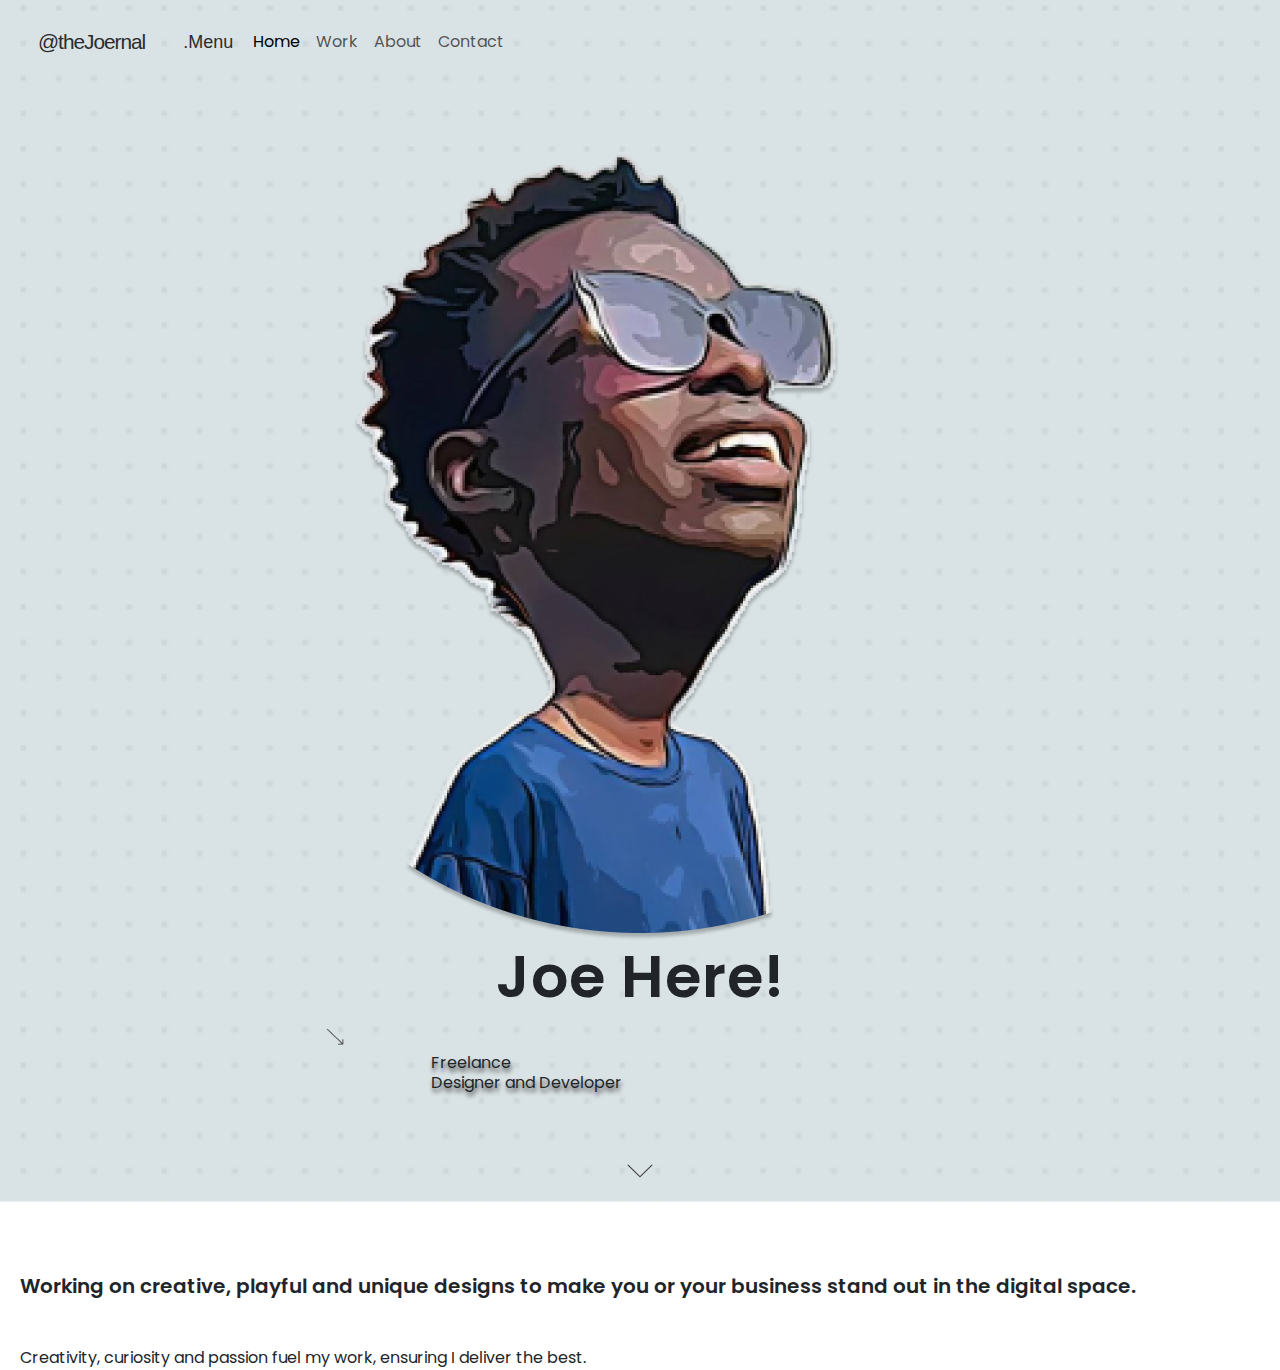
<file: new_portfolio/index.html>
<!DOCTYPE html>
<html lang="en">
	<head>
		<meta charset="UTF-8" />
		<meta name="viewport" content="width=device-width, initial-scale=1.0" />
		<title>Ochego | Front End Developer</title>
		<link rel="stylesheet" href="styles.css" />
		<link
			href="https://cdn.jsdelivr.net/npm/bootstrap@5.3.3/dist/css/bootstrap.min.css"
			rel="stylesheet"
			integrity="sha384-QWTKZyjpPEjISv5WaRU9OFeRpok6YctnYmDr5pNlyT2bRjXh0JMhjY6hW+ALEwIH"
			crossorigin="anonymous"
		/>
		<link
			rel="stylesheet"
			href="https://cdnjs.cloudflare.com/ajax/libs/font-awesome/4.7.0/css/font-awesome.min.css"
		/>
		<link rel="preconnect" href="https://fonts.googleapis.com" />
		<link rel="preconnect" href="https://fonts.gstatic.com" crossorigin />
		<link
			href="https://fonts.googleapis.com/css2?family=Poppins:ital,wght@0,100;0,200;0,300;0,400;0,500;0,600;0,700;0,800;0,900;1,100;1,200;1,300;1,400;1,500;1,600;1,700;1,800;1,900&display=swap"
			rel="stylesheet"
		/>
		<link rel="preconnect" href="https://fonts.googleapis.com" />
		<link rel="preconnect" href="https://fonts.gstatic.com" crossorigin />
		<link
			href="https://fonts.googleapis.com/css2?family=PT+Sans:ital,wght@0,400;0,700;1,400;1,700&family=Poppins:ital,wght@0,100;0,200;0,300;0,400;0,500;0,600;0,700;0,800;0,900;1,100;1,200;1,300;1,400;1,500;1,600;1,700;1,800;1,900&display=swap"
			rel="stylesheet"
		/>
		<link rel="preconnect" href="https://fonts.googleapis.com" />
		<link rel="preconnect" href="https://fonts.gstatic.com" crossorigin />
		<link
			href="https://fonts.googleapis.com/css2?family=DM+Serif+Text:ital@0;1&family=PT+Sans:ital,wght@0,400;0,700;1,400;1,700&family=Poppins:ital,wght@0,100;0,200;0,300;0,400;0,500;0,600;0,700;0,800;0,900;1,100;1,200;1,300;1,400;1,500;1,600;1,700;1,800;1,900&display=swap"
			rel="stylesheet"
		/>
	</head>
	<body>
		<header>
			<!-- TODO: Make navbar fullscreen when toggled -->
			<nav class="navbar navbar-expand-lg p-3">
				<div class="container-fluid">
					<a class="navbar-brand" href="#">
						<div class="logo-custom">@theJoernal</div>
					</a>
					<button
						class="navbar-toggler border-0 d-flex align-items-center"
						type="button"
						data-bs-toggle="collapse"
						data-bs-target="#navbarNavAltMarkup"
						aria-controls="navbarNavAltMarkup"
						aria-expanded="false"
						aria-label="Toggle navigation"
					>
						<!-- <span class="navbar-toggler-icon"></span> -->
						<!-- <i class="fa fa-circle pe-2" style="font-size: 5px"></i> -->
						<span class="menu">.Menu</span>
					</button>
					<div
						class="collapse navbar-collapse"
						id="navbarNavAltMarkup"
					>
						<div class="navbar-nav">
							<a
								class="nav-link active"
								aria-current="page"
								href="#"
								>Home</a
							>
							<a class="nav-link" href="#">Work</a>
							<a class="nav-link" href="#">About</a>
							<a class="nav-link" href="#">Contact</a>
							<hr />
						</div>
					</div>
				</div>
			</nav>

			<div class="container-fluid position-bt">
				<div
					class="container-fluid hero-img-txt col-12 text-center"
					style=""
				>
					<img
						class="img-fluid rounded-2 hero-img-pos hero-img-size"
						src="assets/hero-img3.png"
						alt=""
					/>
					<div>
						<p class="hi-there text-center">Joe Here!</p>
					</div>
				</div>
				<div class="col-12">
					<img src="assets/arrow1.png" alt="" class="offset-3 pb-2" />
					<p class="offset-4 freelance-txt">
						Freelance <br />Designer and Developer
					</p>
				</div>
				<div class="col-12 text-center pt-5 pb-3">
					<svg
						width="30"
						height="30"
						xmlns="http://www.w3.org/2000/svg"
						viewBox="0 0 25 25"
					>
						<path
							style="fill: #424242"
							d="M12.5 18 2 7.707 2.707 7l9.793 9.586L22.293 7l.707.707L12.5 18z"
						/>
					</svg>
				</div>
			</div>
		</header>

		<section class="container-fluid">
			<p class="col-12 fs-5 fw-semibold my-5 px-2 pt-4 about-p1">
				Working on creative, playful and unique designs to make you or
				your business stand out in the digital space.
			</p>

			<div class="px-2">
				Creativity, curiosity and passion fuel my work, ensuring I
				deliver the best.
			</div>
		</section>

		<script
			src="https://cdn.jsdelivr.net/npm/bootstrap@5.3.3/dist/js/bootstrap.bundle.min.js"
			integrity="sha384-YvpcrYf0tY3lHB60NNkmXc5s9fDVZLESaAA55NDzOxhy9GkcIdslK1eN7N6jIeHz"
			crossorigin="anonymous"
		></script>
	</body>
</html>
</file>
<file: new_portfolio/styles.css>
:root {
	--color-primary: hsl(189, 5, 15%);
	--color-secondary: hsl(0, 0, 20%);
	--text-shadow-color: hsl(0, 0, 0% / 25%);
}

* {
	font-family: "Poppins", sans-serif;
}

header {
	background-image: url(assets/bg-fluid7.png);
	background-position: center;
	background-size: cover;
	/* height: 100vh; */
	/* position: relative; */
}

.navbar button span,
.logo-custom {
	font-family: Arial, Helvetica, sans-serif;
}

.menu {
	font-weight: 100;
	color: rgb(44, 44, 44);
	/* color: rgb(223, 223, 223); */
	font-size: 18px;
}

.navbar button {
	color: rgb(24, 24, 24);
}

/* .hero-img-pos {
	width: 230px;
	height: auto;
} */

/* .hero-img-size {
	width: auto;
	height: 70%;
} */

.hero-img-txt {
	padding-bottom: 0 !important;
}

.logo-custom {
	font-size: 1.3rem;
	font-weight: 500;
	letter-spacing: -1px;
	/* color: rgb(39, 39, 39); */
	color: rgb(44, 44, 44);
	/* color: rgb(223, 223, 223); */
	padding: 5px 10px;
}

.hi-there {
	color: var(--color-primary);
	/* color: white; */
	/* margin-top: -40px; */
	font-size: 3.7rem;
	font-weight: 600;
	letter-spacing: 1px;
}

/* .position-bt {
	position: absolute;
	bottom: 2%; */
/* color: var(--color-primary); */
/* color: white; */
/* color: #2c2c2c;
} */

.freelance-txt {
	color: var(--color-secondary);
	text-shadow: 1px 4px 4px hsl(0, 0%, 30%);
}

p {
	line-height: 1.2;
}
</file>
